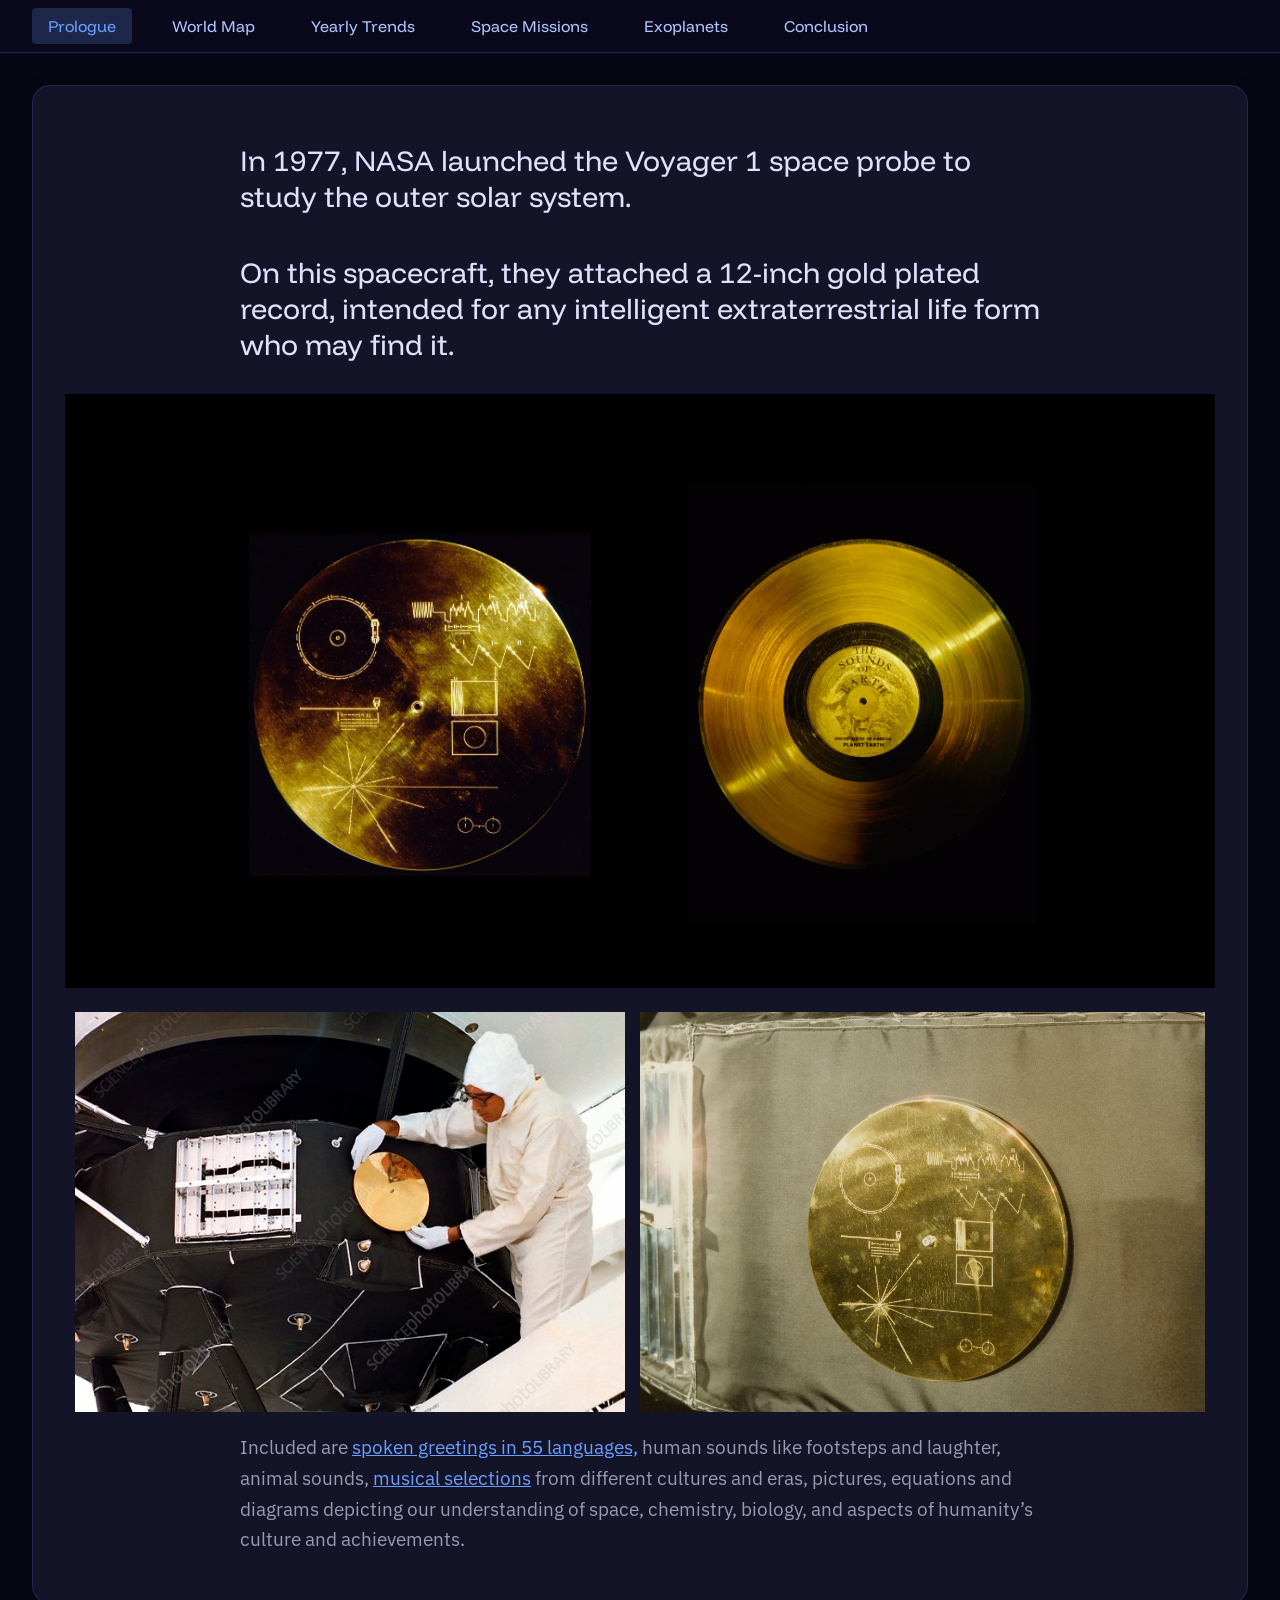
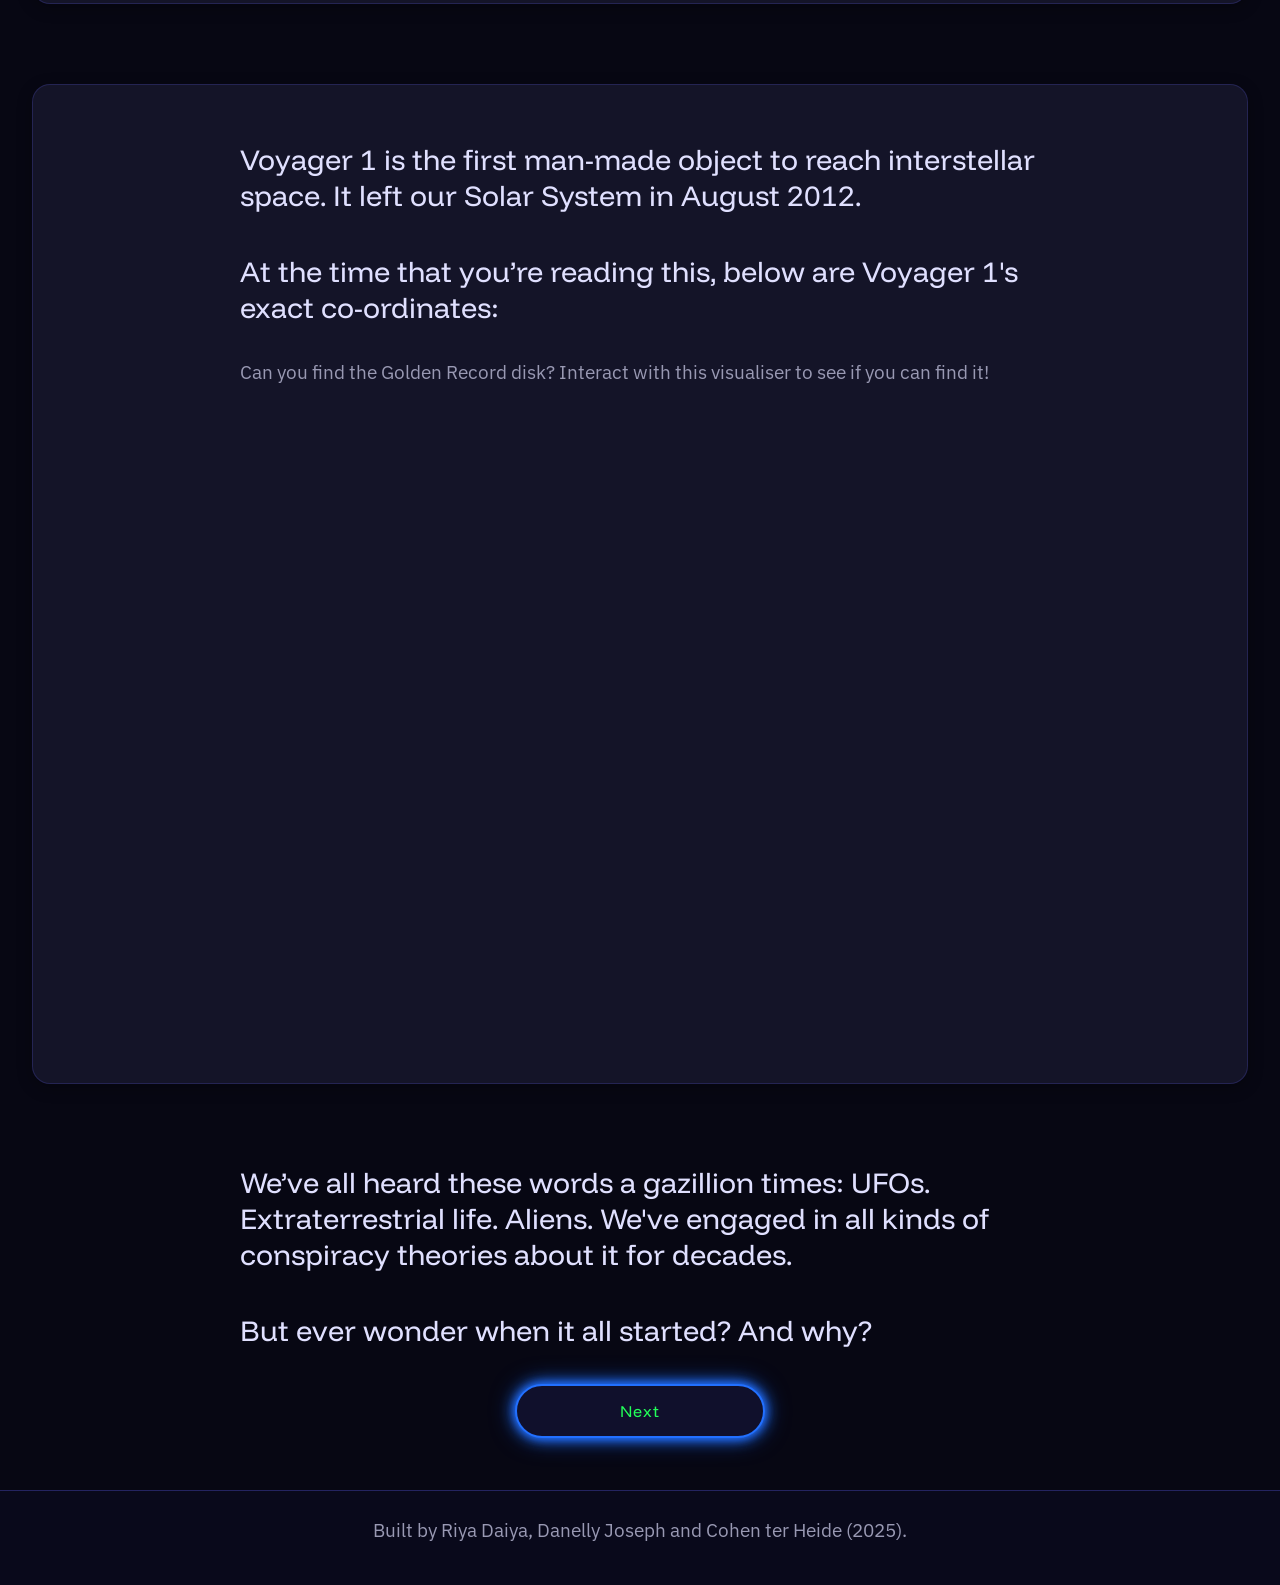
<file: index.html>
<!DOCTYPE html>
<html lang="en">
<head>
    <meta charset="UTF-8">
    <meta name="viewport" content="width=device-width, initial-scale=1.0">
    <title>Signals in the Dark - Prologue</title>
    <link rel="stylesheet" href="css/style.css">
    <script src="https://d3js.org/d3.v7.min.js"></script>
    <link rel="preconnect" href="https://fonts.googleapis.com">
    <link rel="preconnect" href="https://fonts.gstatic.com" crossorigin>
    <link href="https://fonts.googleapis.com/css2?family=Funnel+Display:wght@300..800&family=Funnel+Sans:ital,wght@0,300..800;1,300..800&family=IBM+Plex+Sans:ital,wght@0,100..700;1,100..700&display=swap" rel="stylesheet">
</head>
<body>
    <div id="starfield"></div>
    
        <header>
            <!-- <div class="logo">Signals in the Dark</div> -->
            <!-- <div class="team-name">🐸 Graphical Hoppers 🐸</div> -->
            <nav>
                <ul>
                    <li><a href="index.html" class="nav-link active">Prologue</a></li>
                    <li><a href="world-map.html" class="nav-link">World Map</a></li>
                    <li><a href="trends.html" class="nav-link">Yearly Trends</a></li>
                    <li><a href="missions.html" class="nav-link">Space Missions</a></li>
                    <li><a href="exoplanets.html" class="nav-link">Exoplanets</a></li>
                    <!-- <li><a href="comparison.html" class="nav-link">Science vs Perception</a></li> -->
                    <li><a href="conclusion.html" class="nav-link">Conclusion</a></li>
                </ul>
            </nav>
        </header>
    
    <main>
        <section id="home" class="page active">
            <div class="card"> 

                <h2 class="text-width">In 1977, NASA launched the Voyager 1 space probe to study the outer solar system.</h2>
                <h2 class="text-width">On this spacecraft, they attached a 12-inch gold plated record, intended for any intelligent extraterrestrial life form who may find it.</h2>
                <img class="responsive-img" src="img/Voyager-Record.webp" alt="Voyager record golden DVDs">

                <div class="image-stack-container">
                    <img src="img/disc-installation.jpg" alt="scientist attaching golden record on spacecraft" class="stacked-image">
                    <img src="img/voyager-record-on-spacecraft.jpg" alt="voyager goldenr record on spacecraft" class="stacked-image">
                </div>

                <p>Included are <a class="a-inline" href="https://science.nasa.gov/mission/voyager/golden-record-contents/greetings/">spoken greetings in 55 languages,</a> human sounds like footsteps and laughter, animal sounds, <a class="a-inline" href="https://science.nasa.gov/mission/voyager/golden-record-contents/sounds/#music">musical selections</a> from different cultures and eras, pictures, equations and diagrams depicting our understanding of space, chemistry, biology, and aspects of humanity’s culture and achievements.</p>

            </div>

            <div class="card"> 
                <h2 class="text-width">Voyager 1 is the first man-made object to reach interstellar space. It left our Solar System in August 2012.</h2>
                <h2 class="text-width">At the time that you’re reading this, below are Voyager 1's exact co-ordinates:</h2>
                <p class="text-width">Can you find the Golden Record disk? Interact with this visualiser to see if you can find it!</p>
                <div id="voyager-embed-container">
                    <iframe 
                        src="https://eyes.nasa.gov/apps/solar-system/#/sc_voyager_1"
                        height="500"
                        allowfullscreen
                        title="NASA Eyes on the Solar System: Voyager 1 Tracker">
                    </iframe>
                </div>
            </div>

                <h2>We’ve all heard these words a gazillion times: UFOs. Extraterrestrial life. Aliens. We've engaged in all kinds of conspiracy theories about it for decades.</h2>
                <h2>But ever wonder when it all started? And why?</h2>

                <a href="world-map.html" class="button"><strong>Next</strong></a>
            
            

        </section>

    </main>
    
    <footer>
        <p>Built by Riya Daiya, Danelly Joseph and Cohen ter Heide (2025).</p>
    </footer>

    <script src="js/starfield.js"></script>
    <script src="js/navigation.js"></script>
</body>
</html>
</file>
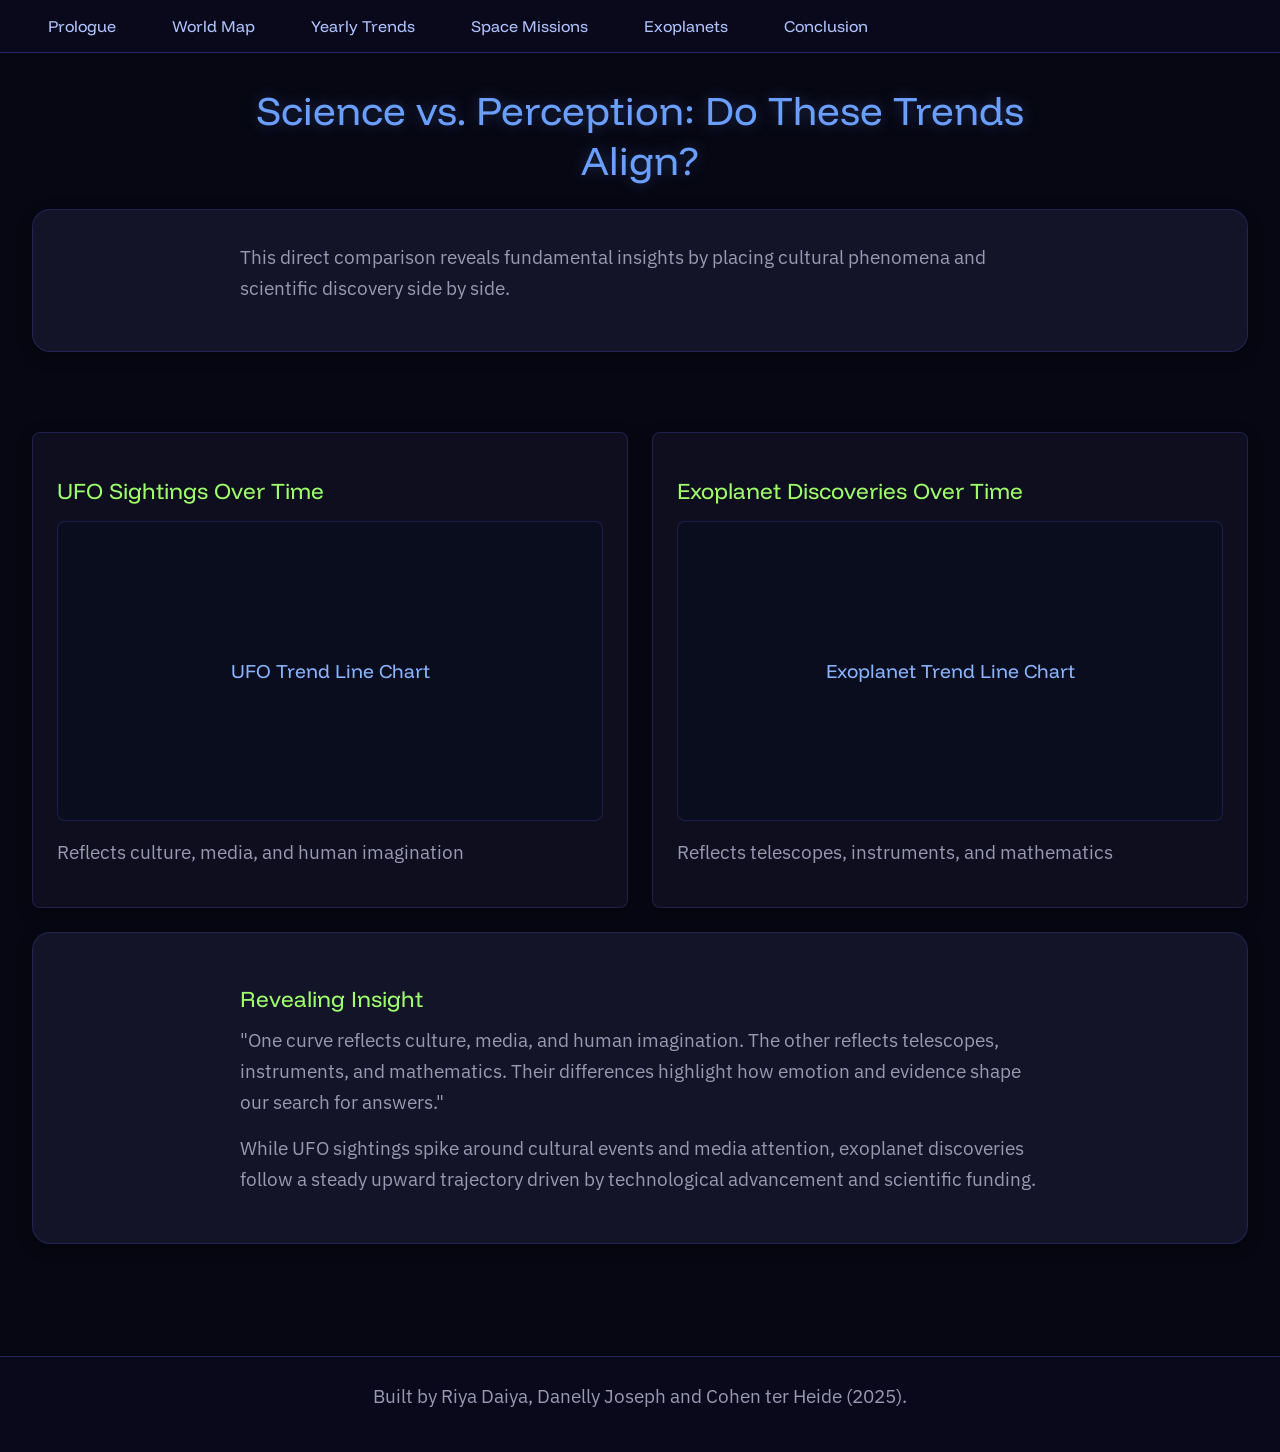
<file: comparison.html>
<!DOCTYPE html>
<html lang="en">
<head>
    <meta charset="UTF-8">
    <meta name="viewport" content="width=device-width, initial-scale=1.0">
    <title>Signals in the Dark - Science vs Perception</title>
    <link rel="stylesheet" href="css/style.css">
    <script src="https://d3js.org/d3.v7.min.js"></script>

    <link rel="preconnect" href="https://fonts.gstatic.com" crossorigin>
    <link href="https://fonts.googleapis.com/css2?family=Funnel+Display:wght@300..800&family=Funnel+Sans:ital,wght@0,300..800;1,300..800&family=IBM+Plex+Sans:ital,wght@0,100..700;1,100..700&display=swap" rel="stylesheet">
</head>
<body>
    <div id="starfield"></div>
    
    <header>
        <!-- <div class="logo">Signals in the Dark</div>
        <div class="team-name">🐸 Graphical Hoppers 🐸</div> -->
        <nav>
            <ul>
                <li><a href="index.html" class="nav-link">Prologue</a></li>
                <li><a href="world-map.html" class="nav-link">World Map</a></li>
                <li><a href="trends.html" class="nav-link">Yearly Trends</a></li>
                <li><a href="missions.html" class="nav-link">Space Missions</a></li>
                <li><a href="exoplanets.html" class="nav-link">Exoplanets</a></li>
                <!-- <li><a href="comparison.html" class="nav-link active">Science vs Perception</a></li> -->
                <li><a href="conclusion.html" class="nav-link">Conclusion</a></li>
            </ul>
        </nav>
    </header>
    
    <main>
        <section id="comparison" class="page active">
            <h1>Science vs. Perception: Do These Trends Align?</h1>
            <div class="card">
                <p>This direct comparison reveals fundamental insights by placing cultural phenomena and scientific discovery side by side.</p>
            </div>
            
            <div class="comparison-container">
                <div class="comparison-card">
                    <h3>UFO Sightings Over Time</h3>
                    <div class="comparison-visualization">
                        <div class="visualization-placeholder">
                            UFO Trend Line Chart
                        </div>
                    </div>
                    <p>Reflects culture, media, and human imagination</p>
                </div>
                
                <div class="comparison-card">
                    <h3>Exoplanet Discoveries Over Time</h3>
                    <div class="comparison-visualization">
                        <div class="visualization-placeholder">
                            Exoplanet Trend Line Chart
                        </div>
                    </div>
                    <p>Reflects telescopes, instruments, and mathematics</p>
                </div>
            </div>
            
            <div class="card">
                <h3>Revealing Insight</h3>
                <p>"One curve reflects culture, media, and human imagination. The other reflects telescopes, instruments, and mathematics. Their differences highlight how emotion and evidence shape our search for answers."</p>
                
                <p>While UFO sightings spike around cultural events and media attention, exoplanet discoveries follow a steady upward trajectory driven by technological advancement and scientific funding.</p>
            </div>
        </section>
    </main>
    
    <footer>
        <p>Built by Riya Daiya, Danelly Joseph and Cohen ter Heide (2025).</p>
    </footer>

    <script src="js/starfield.js"></script>
    <script src="js/navigation.js"></script>
</body>
</html>
</file>
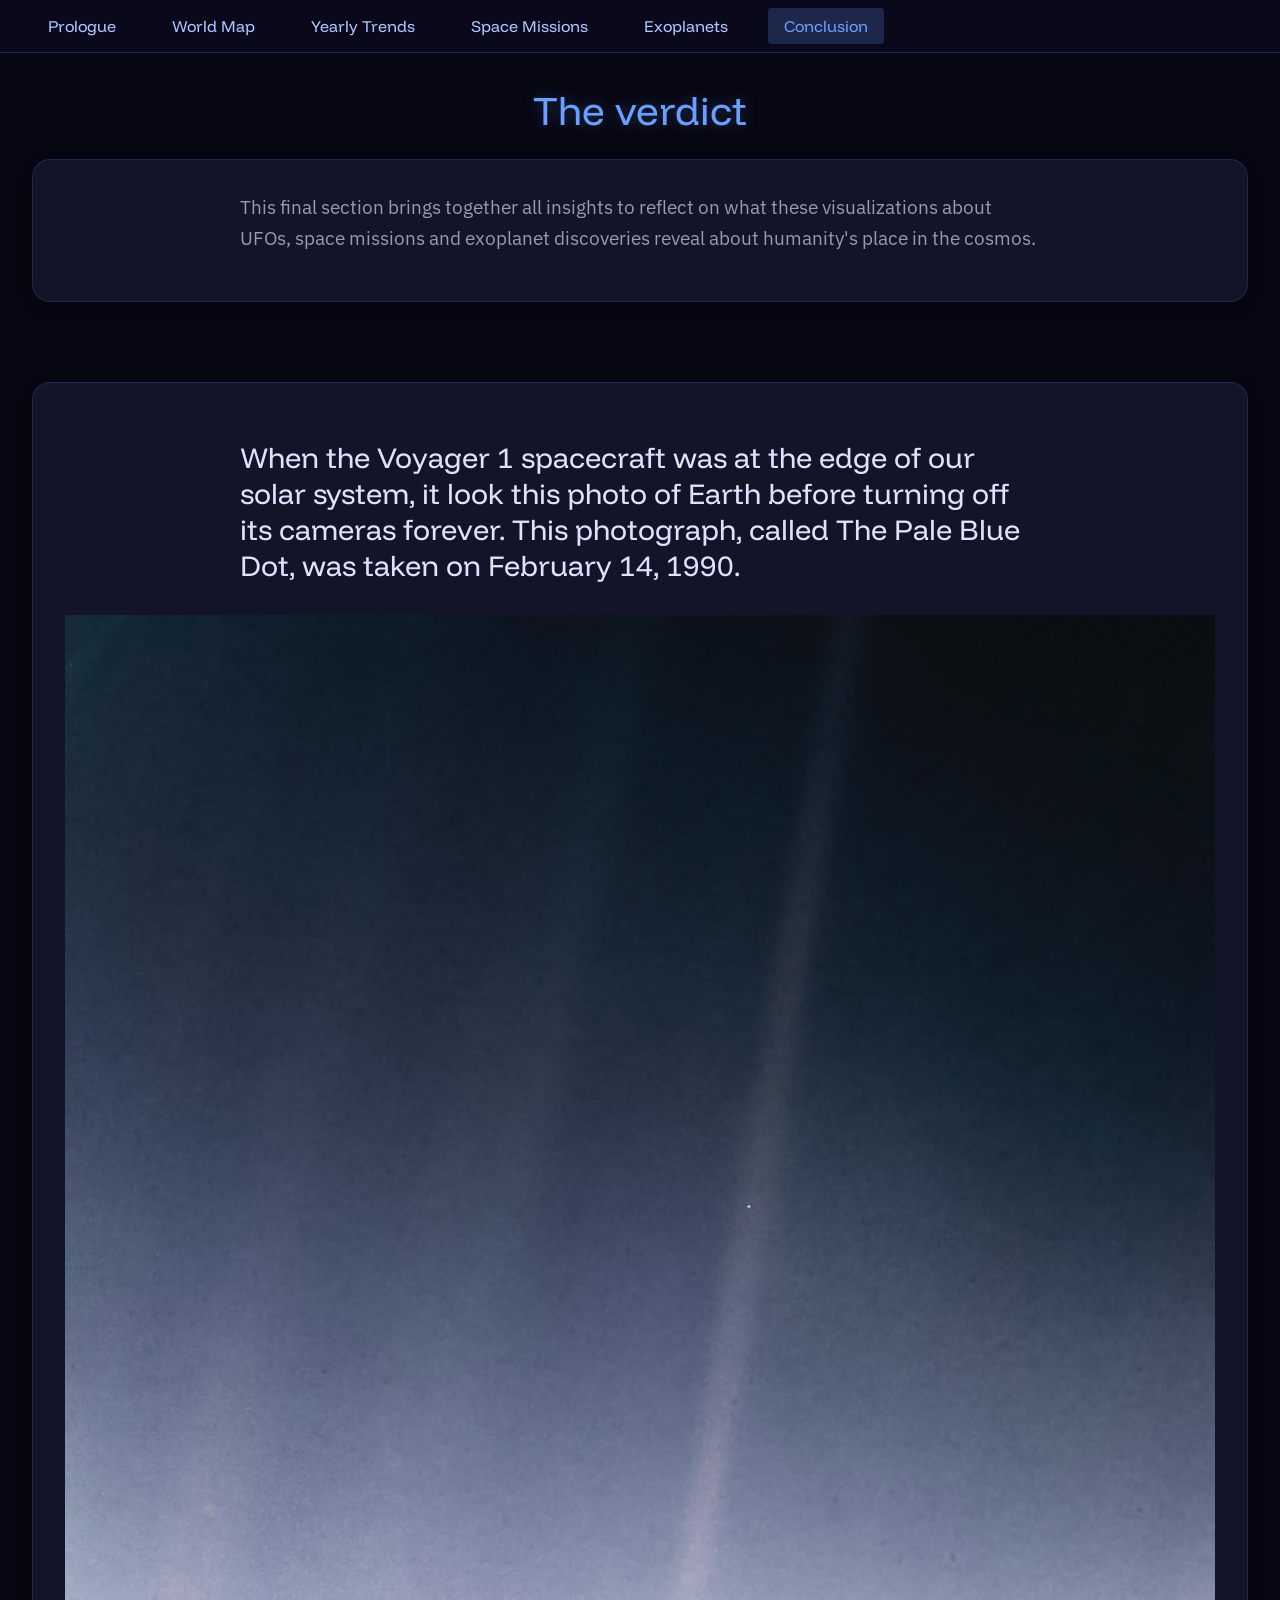
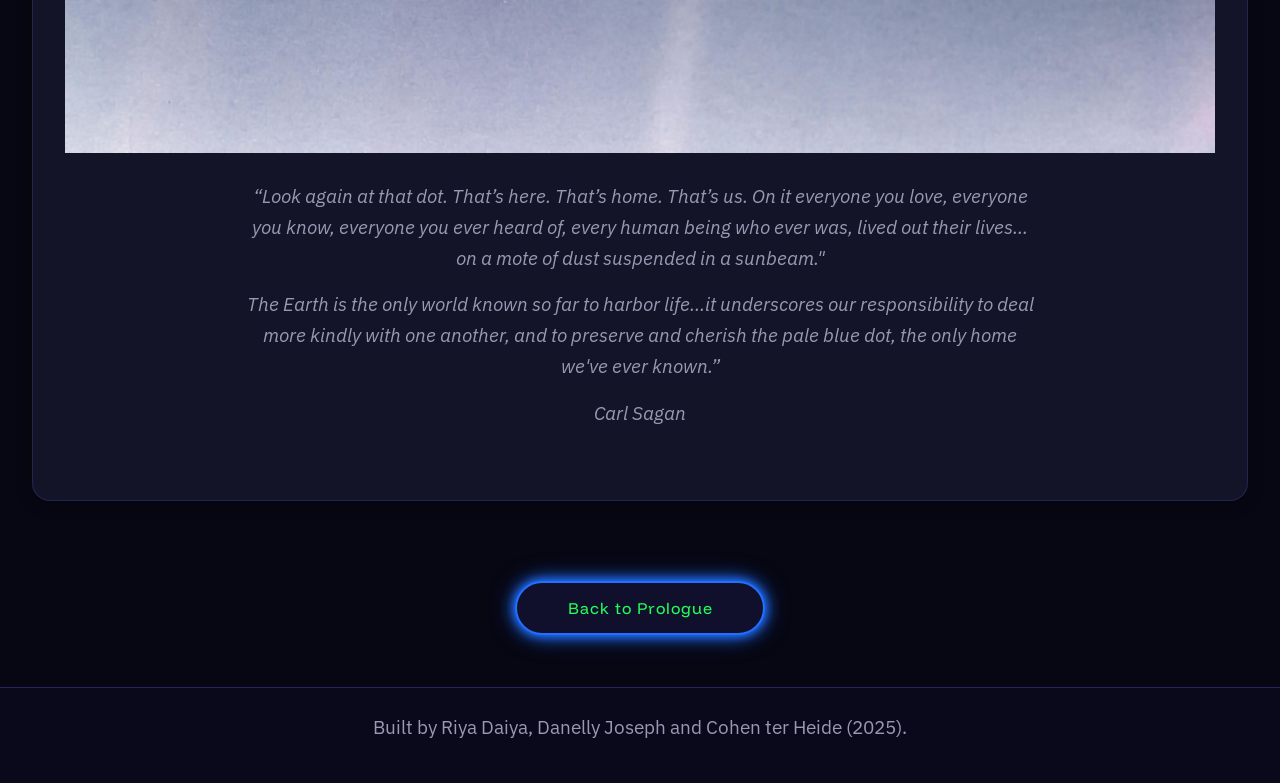
<file: conclusion.html>
<!DOCTYPE html>
<html lang="en">
<head>
    <meta charset="UTF-8">
    <meta name="viewport" content="width=device-width, initial-scale=1.0">
    <title>Signals in the Dark - Conclusion</title>
    <link rel="stylesheet" href="css/style.css">
    <script src="https://d3js.org/d3.v7.min.js"></script>

    <link rel="preconnect" href="https://fonts.gstatic.com" crossorigin>
    <link href="https://fonts.googleapis.com/css2?family=Funnel+Display:wght@300..800&family=Funnel+Sans:ital,wght@0,300..800;1,300..800&family=IBM+Plex+Sans:ital,wght@0,100..700;1,100..700&display=swap" rel="stylesheet">
</head>
<body>
    <div id="starfield"></div>
    
    <header>
        <!-- <div class="logo">Signals in the Dark</div>
        <div class="team-name">🐸 Graphical Hoppers 🐸</div> -->
        <nav>
            <ul>
                <li><a href="index.html" class="nav-link">Prologue</a></li>
                <li><a href="world-map.html" class="nav-link">World Map</a></li>
                <li><a href="trends.html" class="nav-link">Yearly Trends</a></li>
                <li><a href="missions.html" class="nav-link">Space Missions</a></li>
                <li><a href="exoplanets.html" class="nav-link">Exoplanets</a></li>
                <li><a href="conclusion.html" class="nav-link active">Conclusion</a></li>
            </ul>
        </nav>
    </header>
    
    <main>
        <section id="conclusion" class="page active">
            <h1>The verdict</h1>
            <div class="card">
                <p>This final section brings together all insights to reflect on what these visualizations about UFOs, space missions and exoplanet discoveries reveal about humanity's place in the cosmos.</p>
            </div>
            



            <div class="card">


                <h2>When the Voyager 1 spacecraft was at the edge of our solar system, it look this photo of Earth before turning off its cameras forever. This photograph, called The Pale Blue Dot, was taken on February 14, 1990.</h2>

                <div class = "paledot">

                 <img src="img/pale-blue-dotimage.png" alt="image-of-pale-blue-dot" class = "pale-dot-image">


                </div>
                
                    <div class="quote">
                        <p>
                            “Look again at that dot. That’s here. That’s home. That’s us. On it everyone you love, everyone you know, everyone you ever heard of, every human 
                            being who ever was, lived out their lives… on a mote of dust suspended in a sunbeam."<br>
                        </p>

                        <p>The Earth is the only world known so far to harbor life...it underscores our responsibility to deal more kindly with one another,
                            and to preserve and cherish the pale blue dot, the only home we've ever known.”</p>

                        <p>Carl Sagan</p>
                    </div>

            </div>
            
        </section>

        <a href="index.html" class="button"><strong>Back to Prologue</strong></a>

    </main>
    
    <footer>
        <p>Built by Riya Daiya, Danelly Joseph and Cohen ter Heide (2025).</p>
    </footer>

    <script src="js/starfield.js"></script>
    <script src="js/navigation.js"></script>
</body>
</html>
</file>
<file: css/style.css>
* {
    margin: 0;
    padding: 0;
    box-sizing: border-box;
    font-family: "Funnel Display", sans-serif, 'Segoe UI', Tahoma, Geneva, Verdana, sans-serif;
    font-weight: 400;
}

body {
    background-color: #070713;
    color: #e0e0ff;
    overflow-x: hidden;
    min-height: 100vh;
}

#starfield {
    position: fixed;
    top: 0;
    left: 0;
    width: 100%;
    height: 100%;
    z-index: -1;
}

header {
    background: rgba(10, 10, 30, 0.8);
    backdrop-filter: blur(10px);
    padding: 1rem 2rem;
    position: sticky;
    top: 0;
    z-index: 100;
    border-bottom: 1px solid rgba(100, 100, 255, 0.3);
}

.logo {
    font-size: 1.8rem;
    font-weight: 700;
    color: #6a9eff;
    text-shadow: 0 0 10px rgba(106, 158, 255, 0.5);
    margin-bottom: 0.5rem;
}

.team-name {
    color: #9eff6a;
    font-size: 1.2rem;
    margin-bottom: 0.5rem;
}

nav ul {
    display: flex;
    list-style: none;
    gap: 1.5rem;
}

nav a {
    color: #b0c4ff;
    text-decoration: none;
    padding: 0.5rem 1rem;
    border-radius: 4px;
    transition: all 0.3s ease;
}

.a-inline{
    color: #6a9eff;
    font-family: "IBM Plex Sans", sans-serif, 'Segoe UI', Tahoma, Geneva, Verdana, sans-serif;
}

nav a:hover, nav a.active {
    background: rgba(106, 158, 255, 0.2);
    color: #6a9eff;
}

main {
    max-width: 1400px;
    /* margin: 0 auto; */
    margin-left: auto;
    margin-right: auto;
    padding: 2rem;
    /* padding: 0 15px; */
    /* min-height: calc(100vh - 120px); */
}

.page {
    display: block;
    animation: fadeIn 0.5s ease;
}

h1 {
    font-size: 2.5rem;
    margin-bottom: 1.5rem;
    color: #6a9eff;
    text-shadow: 0 0 15px rgba(106, 158, 255, 0.3);
    text-align: center;

    max-width: 800px;
    margin-left: auto;
    margin-right: auto;
}

h2 {
    font-size: 1.8rem;
    margin: 1.5rem 0 1rem;
    color: #e0e0ff;
    /* border-bottom: 1px solid rgba(138, 180, 255, 0.3); */
    padding-bottom: 1rem;

    max-width: 800px;
    margin-left: auto;
    margin-right: auto;
    
}

h3 {
    font-size: 1.4rem;
    margin: 1.2rem 0 0.8rem;
    color: #9eff6a;

    max-width: 800px;
    margin-left: auto;
    margin-right: auto;
}

p {
    line-height: 1.6;
    margin-bottom: 1rem;
    font-size: 1.2rem;
    color: #9999b3;
    font-family: "IBM Plex Sans", sans-serif, 'Segoe UI', Tahoma, Geneva, Verdana;
    max-width: 800px;
    margin-left: auto;
    margin-right: auto;
}

.italic {
    font-style: italic;
}

.card {
    background: rgba(20, 20, 40);
    border-radius: 18px;
    padding: 2rem;
    margin-bottom: 5rem;
    border: 1px solid rgba(100, 100, 255, 0.2);
    box-shadow: 0 4px 15px rgba(0, 0, 0, 0.3);
    /* text-align: center; */
    /* max-width: 50rem; */
    /* margin: 0 auto; */
}



.visualization-container {
    height: 500px;
    background: rgba(10, 15, 30);
    border-radius: 8px;
    margin: 1.5rem 0;
    display: flex;
    align-items: center;
    justify-content: center;
    border: 1px solid rgba(100, 100, 255, 0.2);
    overflow: hidden;
}

.visualization-placeholder {
    color: #8ab4ff;
    font-size: 1.2rem;
    text-align: center;
    padding: 2rem;
}

.comparison-container {
    display: grid;
    grid-template-columns: 1fr 1fr;
    gap: 1.5rem;
    margin: 1.5rem 0;
}

.comparison-card {
    background: rgba(20, 20, 40, 0.6);
    border-radius: 8px;
    padding: 1.5rem;
    border: 1px solid rgba(100, 100, 255, 0.2);
    box-shadow: 0 4px 15px rgba(0, 0, 0, 0.3);
}

.comparison-visualization {
    height: 300px;
    background: rgba(10, 15, 30, 0.7);
    border-radius: 8px;
    margin: 1rem 0;
    display: flex;
    align-items: center;
    justify-content: center;
    border: 1px solid rgba(100, 100, 255, 0.2);
}


.insight-list {
    margin-left: 1.5rem;
    margin-bottom: 1rem;
}

.insight-list li {
    margin-bottom: 0.8rem;
    line-height: 1.5;
}

.pale-dot-image{
  width: 100%;
  height: 100%;
}


.pale-blue-dot {
    text-align: center;
    margin: 2rem 0;
    padding: 2rem;
    background: rgba(30, 30, 60, 0.5);
    border-radius: 8px;
    border-left: 4px solid #6a9eff;
}


.quote {
    font-style: italic;
    font-size: 1.2rem;
    color: #ffffff;
    margin: 1.5rem 0;
    text-align: center;
}

.author {
    text-align: right;
    color: #8eff24;
    margin-top: 0.5rem;
}



.overlay {
  position: absolute;
  inset: 0;
  display: flex;
  flex-direction: column;
  justify-content: flex-end;
  gap: 0.75rem;
  padding: 1rem;
  color: #ffffff;
  text-align: center;
  text-shadow: 0 2px 6px rgba(0,0,0,.7); 
  margin: 10rem;

}

.quote{
    /* text-align: center; */
    padding: 1.5rem;
    margin: 0 auto;
}

.overlay h3{
    transform: translateY(-45rem);
}




 

footer {
    background: rgba(10, 10, 30, 0.8);
    padding: 1.5rem;
    text-align: center;
    border-top: 1px solid rgba(100, 100, 255, 0.3);
}

@keyframes fadeIn {
    from { opacity: 0; }
    to { opacity: 1; }
}

@media (max-width: 768px) {
    nav ul {
        flex-direction: column;
        gap: 0.5rem;
    }
    
    main {
        padding: 1rem;
    }
    
    h1 {
        font-size: 2rem;
    }
    
    h2 {
        font-size: 1.5rem;
    }
    
    .comparison-container {
        grid-template-columns: 1fr;
    }
}

.exoplanets-visualization-container {
    background: rgba(10, 20, 40, 0.8);
    border: 1px solid rgba(80, 227, 194, 0.3);
    border-radius: 12px;
    padding: 20px;
    margin: 20px 0;
    backdrop-filter: blur(10px);
    position: relative;
    width: 100%;
    min-height: 400px;
}

.exoplanets-visualization {
    width: 100% !important;
    min-height: 400px;
    display: block;
}

.exoplanets-comparison-visualization {
    background: rgba(20, 30, 60, 0.6);
    border-radius: 8px;
    padding: 15px;
    margin: 15px 0;
    width: 100%;
}

#exoplanets-discovery-timeline,
#exoplanets-discovery-methods,
#exoplanets-interactive-explorer {
    width: 100% !important;
    min-height: 400px;
}

.vega-embed {
    width: 100% !important;
}

.vega-embed summary {
    color: #50E3C2 !important;
}

.exoplanets-loading {
    color: #50E3C2;
    font-style: italic;
    text-align: center;
    padding: 2rem;
    font-size: 1.1rem;
    width: 100%;
}

.exoplanets-error {
    color: #ff6b6b;
    text-align: center;
    padding: 2rem;
    font-style: italic;
    border: 1px dashed #ff6b6b;
    border-radius: 8px;
    width: 100%;
}

.exoplanets-loading::after {
    content: '...';
    animation: exoplanets-dots 1.5s steps(4, end) infinite;
}

@keyframes exoplanets-dots {
    0%, 20% { color: rgba(80, 227, 194, 0); text-shadow: 0.25em 0 0 rgba(80, 227, 194, 0), 0.5em 0 0 rgba(80, 227, 194, 0); }
    40% { color: #50E3C2; text-shadow: 0.25em 0 0 rgba(80, 227, 194, 0), 0.5em 0 0 rgba(80, 227, 194, 0); }
    60% { text-shadow: 0.25em 0 0 #50E3C2, 0.5em 0 0 rgba(80, 227, 194, 0); }
    80%, 100% { text-shadow: 0.25em 0 0 #50E3C2, 0.5em 0 0 #50E3C2; }
}

@media (max-width: 768px) {
    .exoplanets-visualization-container {
        padding: 10px;
        margin: 10px 0;
        min-height: 300px;
    }
    
    .exoplanets-visualization {
        min-height: 300px;
    }
    
    #exoplanets-discovery-timeline,
    #exoplanets-discovery-methods,
    #exoplanets-interactive-explorer {
        min-height: 300px;
    }
}











.worldmap-container {
    width: 100%;
    height: 520px;
    background: transparent;
    margin-bottom: 20px;
    border-radius: 12px;
    overflow: hidden;
    border: 1px solid rgba(100, 100, 255, 0.3);
    box-shadow: 0 0 20px rgba(106, 158, 255, 0.2);
    position: relative;
}

#worldmap-view,
#worldmap-view > div,
#worldmap-view canvas {
    background: transparent !important;
}

.worldmap-visualization-container {
    background: rgba(10, 20, 40, 0.8);
    border: 1px solid rgba(80, 227, 194, 0.3);
    border-radius: 12px;
    padding: 20px;
    margin: 20px 0;
    backdrop-filter: blur(10px);
    position: relative;
}

.worldmap-controls {
    margin-bottom: 20px;
    text-align: center;
    padding: 15px;
    background: rgba(20, 20, 40, 0.8);
    border-radius: 8px;
    border: 1px solid rgba(100, 100, 255, 0.2);
    backdrop-filter: blur(10px);
}

.worldmap-dropdown {
    padding: 10px 20px;
    background: rgba(30, 30, 60, 0.9);
    color: #e0e0ff;
    border: 1px solid rgba(106, 158, 255, 0.4);
    border-radius: 6px;
    font-size: 14px;
    font-weight: 500;
    transition: all 0.3s ease;
}

.worldmap-dropdown:hover {
    border-color: rgba(80, 227, 194, 0.6);
    box-shadow: 0 0 10px rgba(80, 227, 194, 0.3);
}

.worldmap-dropdown:focus {
    outline: none;
    border-color: #50E3C2;
    box-shadow: 0 0 15px rgba(80, 227, 194, 0.5);
}

.worldmap-dropdown option {
    background: rgba(30, 30, 60, 0.95);
    color: #e0e0ff;
    padding: 10px;
}

.responsive-img {
    max-width: 100%;
    height: auto;
}

.button {
    background-color: #10102c;
    border: 2px solid #2270ff;
    border-radius: 2rem;
    color: #22ff59;
    padding: 15px 32px;
    text-align: center;
    text-decoration: none;
    font-size: 16px;
    cursor: pointer;
    letter-spacing: 1px;

    display: block;
    width: 250px;
    margin: 20px auto;
    text-align: center;
    

    box-shadow:
        0 0 8px #2270ff,
        0 0 15px #2270ff,
        0 0 25px rgba(34, 112, 255, 0.6);

    transition: 
        background-color 0.25s ease,
        box-shadow 0.25s ease,
        transform 0.2s ease,
        color 0.25s ease;
}

.button:hover {
    background-color: #121A33;
    color: #4284fe;

    transform: translateY(-3px);

    box-shadow:
        0 0 12px #2270ff,
        0 0 22px #2270ff,
        0 0 35px #2270ff,
        0 0 45px rgba(34, 112, 255, 0.9);
}

.button:active {
    transform: translateY(-1px);
    box-shadow:
        0 0 6px #2270ff,
        0 0 12px #2270ff,
        0 0 18px rgba(34, 112, 255, 0.5);
}



/* ==============================
   World Map Decade Slider
============================== */

.worldmap-slider-wrapper {
  
  
  gap: 12px;
  color: #b0c4ff;
  font-family: "IBM Plex Sans", sans-serif;
}

/* Remove default browser styling */
#worldmap-decadeSlider {
  -webkit-appearance: none;
  appearance: none;
  width: 220px;
  height: 6px;
  background: linear-gradient(
    90deg,
    #4a6fcc,
    #50e3c2
  );
  border-radius: 6px;
  outline: none;
  cursor: pointer;
  box-shadow: 0 0 10px rgba(80, 227, 194, 0.35);
}

#worldmap-decadeSlider::-webkit-slider-thumb {
  -webkit-appearance: none;
  appearance: none;
  width: 16px;
  height: 16px;
  background: #8ab4ff;
  border-radius: 50%;
  border: 2px solid #50e3c2;
  cursor: pointer;
  box-shadow: 0 0 12px rgba(138, 180, 255, 0.8);
}





.worldmap-checkbox input[type="checkbox"] {
  appearance: none;
  width: 16px;
  height: 16px;
  border: 2px solid #4a6fcc;
  border-radius: 4px;
  background: transparent;

  position: relative;
}

.worldmap-checkbox input[type="checkbox"]:checked {
  background: #50e3c2;
  border-color: #50e3c2;
  box-shadow: 0 0 10px rgba(80, 227, 194, 0.8);
}

.worldmap-checkbox input[type="checkbox"]:checked::after {
  content: "✔";
  position: absolute;
  top: -3px;
  left: 1px;
  color: #0a1429;
  font-size: 15px;
  font-weight: bold;
}





/*Styling for Global UFO trends*/




.ufo-trends-view-wrapper {
  
  max-width: 280rem;
}

#ufo-trends-view {
  max-width: 280rem;
  
  
}


@keyframes float {
  0% {
    transform: translateY(0px);
  }
  50% {
    transform: translateY(-10px);
  }
  100% {
    transform: translateY(0px);
  }
}

.event-icon {
    width: 16rem;
    height: 16rem;
    margin-left: 3rem;
    margin-top: 2rem;
    margin-bottom: 2rem;
    border: 2px solid #7ea9f8;
    border-radius: 10px;
    filter: drop-shadow(0 0 50px rgba(80, 227, 194, 0.5));
    animation: float 3s ease-in-out infinite;

}

.image-wrapper {
  position: relative;
  display: inline-block;
}

.hover-text {
  position: absolute;
  top: 50%;
  left: 30%;
  transform: translate(15%, -51%);
  
  font-size: 0.9rem;
  letter-spacing: 0.1em;
  text-transform: uppercase;
  color: #7ea9f8;

  opacity: 0;
  pointer-events: none;
  transition: opacity 0.3s ease;

  background: #1c3263;
  padding: 6px 14px;
  border-radius: 20px;
}

.image-wrapper:hover .hover-text {
  opacity: 1;
}








/* IMPORTANT: allow Vega to display tooltips */
.vega-embed,
.vega-embed svg {
  overflow: visible !important;
}

/* Styling for the Voyager Embed Card */

#voyager-embed-container {
    width: 100%;
    /* 16:9 aspect ratio is good for videos/interactive content. 
       This helps the embed resize cleanly on mobile */
    aspect-ratio: 16 / 9; 
    min-height: 400px; 
}

#voyager-embed-container iframe {
    /* Ensure the iframe fills its container */
    width: 100%;
    height: 100%;
    display: block;
    border: none;
}

/* --- Discovery Methods Explained Section --- */

#discovery-methods-grid {
    display: grid;
    grid-template-columns: repeat(auto-fit, minmax(280px, 1fr));
    gap: 20px;
    margin-top: 20px;
    padding: 10px;
}

.method-item {
    background: rgb(10 12 18 / 70%);
    border: 1px solid #1c3263;
    border-radius: 12px;
    padding: 15px;
    /* border-left: 4px solid #50E3C2; */
    position: relative; /* Crucial for image positioning */
    /* display: flex; */
    flex-direction: column;
    justify-content: space-between;
}

.method-header {
    /* display: flex; */
    align-items: center;
}

.method-header h3 {
    margin: 0;
    color: #8ab4ff;
    font-size: 1.2rem;
}

.method-icon {
    width: 70px;
    height: 70px;
    margin-right: 10px;
    object-fit: contain;
    /* filter: drop-shadow(0 0 5px rgba(80, 227, 194, 0.5)); */
}

/* Style for the image diagrams */
.method-item + img {
    max-width: 100%;
    height: auto;
    margin-top: 10px;
    margin-bottom: 20px;
    border-radius: 6px;
    border: 1px solid rgba(80, 227, 194, 0.2);
}

.method-explanation {
    /* Slight margin at the top to separate from the H3 */
    margin-top: 10px; 
    font-size: 0.95rem; 
    line-height: 1.5;
    color: #c0c0e0; /* A slightly dimmer color for body text */
}


/* --- Styles for Two Images Stacked Horizontally --- */

.image-stack-container {
    display: flex;         /* Use Flexbox for side-by-side layout */
    gap: 15px;             /* Space between the two images */
    margin-top: 20px;
    margin-bottom: 20px;
    padding: 0 10px;       /* Ensure a little space from the card edges */
    justify-content: center; /* Center the images if the total width is less than container */
    align-items: flex-start; /* Aligns images to the top if they have different heights */
}

.stacked-image {
    /* Each image will take up equal space */
    flex: 1 1 50%; 
    max-width: 50%;
    height: 400px;
    object-fit: cover;
    display: block;
}

/* --- Mobile View (Stacking Vertically) --- */
/* For smaller screens, we can change the direction to vertical for better viewing. */
@media (max-width: 768px) {
    .image-stack-container {
        flex-direction: column; /* Stack images vertically on small screens */
        gap: 10px; /* Adjust vertical gap */
    }
    
    .stacked-image {
        max-width: 100%; /* Image takes full width of the container */
    }
}

.text-width{
    max-width: 800px;
    margin-left: auto;
    margin-right: auto;
}
</file>
